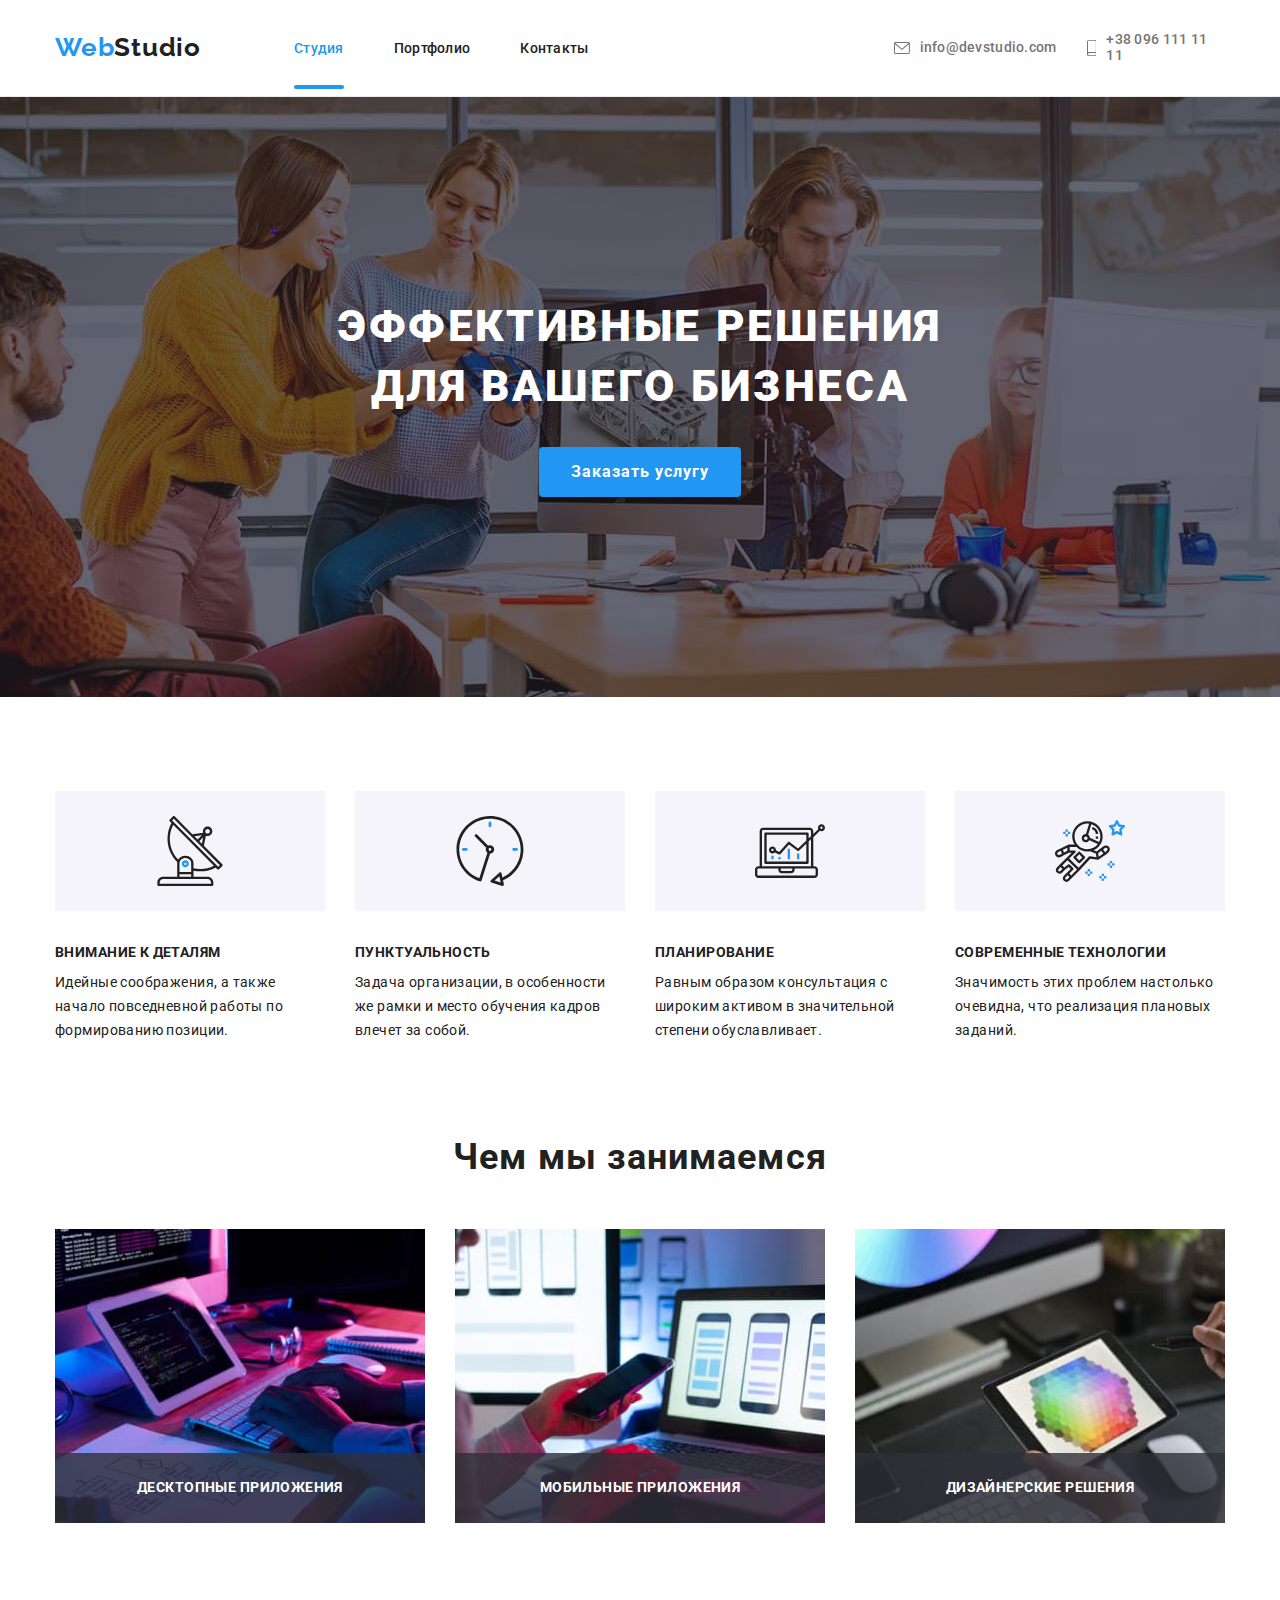
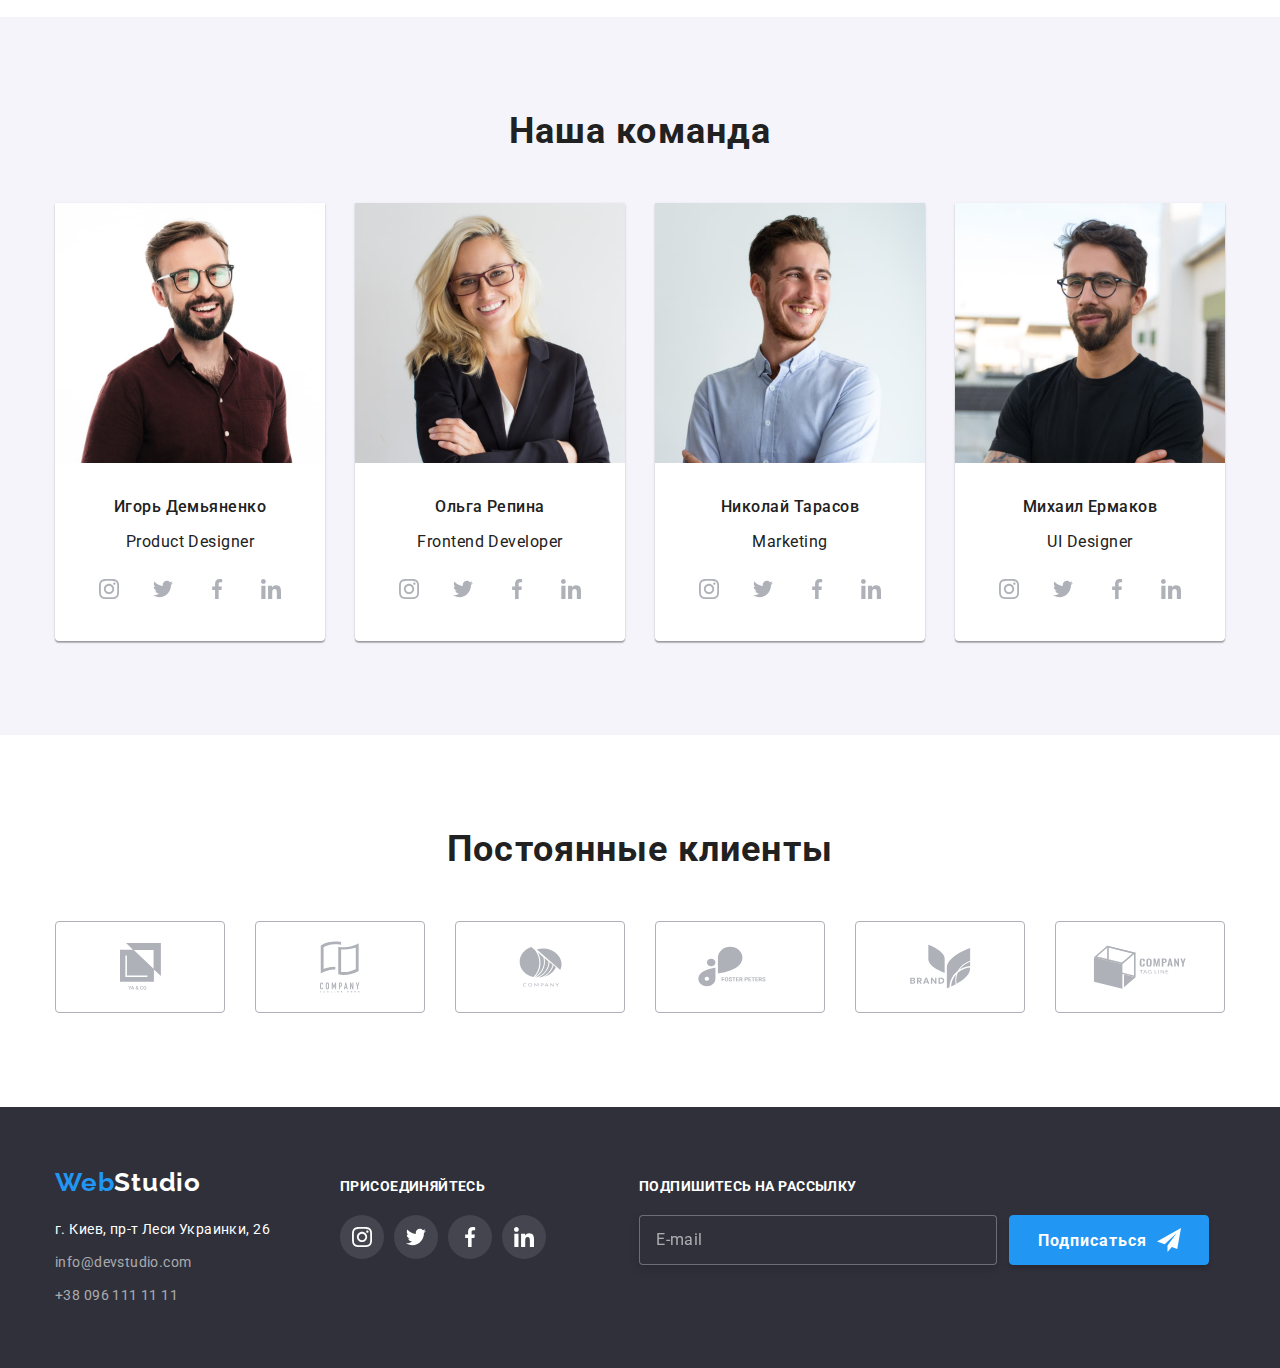
<file: index.html>
<!DOCTYPE html>
<html lang="ru">
  <head>
    <meta charset="UTF-8" />
    <meta http-equiv="X-UA-Compatible" content="IE=edge" />
    <meta name="viewport" content="width=device-width, initial-scale=1.0" />
    <title>WebStudio</title>
    <link href="https://fonts.googleapis.com/css2?family=Raleway:wght@700&family=Roboto:wght@400;500;700;900&display=swap" rel="stylesheet">
    <link href="https://cdnjs.cloudflare.com/ajax/libs/modern-normalize/1.1.0/modern-normalize.min.css" rel="stylesheet">
    <link rel="stylesheet" href="./css/main.min.css" />
  </head>
  <body>

    <!--Header-->

    <header class="header">
      <div class="conteiner conteiner--style">


      <nav class="header-nav">

        <a class="logo" href="index.html"> Web 
          <span class="logo__studio"> Studio</span></a>

        <ul class="header-nav__list">
          <li class="header-nav__item">
            <a class="header-nav__link-current" 
            href="index.html" >Студия</a></li>
          <li class="header-nav__item">
            <a class="header-nav__link" href="portfolio.html" >Портфолио</a></li>
          <li class="header-nav__item">
            <a class="header-nav__link" href="#" >Контакты</a></li>
        </ul>
      </nav>

 <!--contact-->

      <ul class="header-contact">
          <li class="header-contact__item">
          <a class="header-contact__link" href="mailto:info@devstudio.com">
          <svg class="header-contact__icon-mail" width="16px" height="12px">
            <use href="./images/icons.svg#icon-img1-1"></use>
          </svg>info@devstudio.com</a>
          </li>

          <li class="header-contact__item">
          <a class="header-contact__link" href="tel:+380961111111">
          <svg class="header-contact__icon-tel" width="10px" height="16px">
          <use href="./images/icons.svg#icon-img1-2"></use>
          </svg>+38 096 111 11 11</a>
         </li>
      </ul>

     </div>
        </header>

    <main>
      <!--Секция 1-->
      <section class="section-hero">
        <div class="hero-overlay">
        <h1 class="first-title">Эффективные решения для вашего бизнеса</h1>
        <button class="button-primary" type="button" data-modal-open>
          Заказать услугу</button>

        <div class="backdrop is-hidden" data-modal>
           <div class="modal">

            <button class="button-modal" type="button" data-modal-close>
              <svg class="button-modal__close-svg" width="11px" height="11px">
              <use href="./images/icons.svg#close-button"></use></svg></button>
          
            <h2 class="modal__header">Оставьте свои данные, мы вам перезвоним</h2>

          <!--Формы-->

            <form class="forms">

            <div class="form-modal">
               <label for="name" class="form-modal__label">Имя</label>
                 <div class="form-modal__input-svg">
                 <input type="text" class="form-modal__input-form" name="name" id="name" />
                 <svg class="form-modal__modal-svg" width="18px" height="18px">
                 <use href="./images/icons.svg#modal-person"></use>
                 </svg>
                 </div>
            </div>
          
            <div class="form-modal">
               <label for="tel" class="form-modal__label">Телефон</label>
                 <div class="form-modal__input-svg">
                 <input type="tel" class="form-modal__input-form" name="tel" id="tel" />
                 <svg class="form-modal__modal-svg" width="18px" height="18px">
                 <use href="./images/icons.svg#modal-phone"></use>
                 </svg>
                 </div>
            </div>
         
            <div class="form-modal">
               <label for="email" class="form-modal__label">Почта</label>
                 <div class="form-modal__input-svg">
                 <input type="email" class="form-modal__input-form" name="email" id="email" />
                 <svg class="form-modal__modal-svg" width="18px" height="18px">
                 <use href="./images/icons.svg#modal-email"></use>
                 </svg>
                 </div>
            </div>
          
            <div class="form-modal-comments">
              <label for="comments" class="form-modal-comments__label">Комментарий</label>
              <textarea class="form-modal-comments__text" name="comments" id="comments" rows="10" 
              placeholder="Введите текст"></textarea>
            </div>

          <div class="form-modal-terms">
            <label class="form-modal-terms__label" for="terms">
              <input class="form-modal-terms__checkbox" type="checkbox" name="checkbox" value="terms" id="terms"/>
              <span class="form-modal-terms__icon"></span>Соглашаюсь с рассылкой и принимаю 
              <a class="form-modal-terms__contract"> Условия договора</a>           
            </label>
          </div>
          
          <button class="button-primary " type="submit">Отправить</button>

          </form>
             </div>
        </div>
      </div>
      </section>

      <!--Секция 2-->
      <section class="features">
        <div class="conteiner">
        <ul class="features-list">

          <li class="features-list__item">
            <svg class="features-list__icon" width="70px" height="70px">
              <use href="./images/icons.svg#icon-img2-1"></use></svg>
            <h3 class="third-title third-title--features-section">Внимание к деталям</h3>
            <p class="features-list__text">Идейные соображения, а также начало повседневной работы по формированию позиции.</p>
          </li>

            <li class="features-list__item">
            <svg class="features-list__icon" width="70px" height="70px">
              <use href="./images/icons.svg#icon-img2-2"></use></svg>
            <h3 class="third-title third-title--features-section">Пунктуальность</h3>
            <p class="features-list__text">Задача организации, в особенности же рамки и место обучения кадров влечет за собой.
            </p>
          </li>

          <li class="features-list__item">
            <svg class="features-list__icon" width="70px" height="70px">
              <use href="./images/icons.svg#icon-img2-3"></use></svg>
            <h3 class="third-title third-title--features-section">Планирование</h3>
            <p class="features-list__text">Равным образом консультация с широким активом в значительной степени обуславливает.
            </p>
          </li>

          <li class="features-list__item">
            <svg class="features-list__icon" width="70px" height="70px">
              <use href="./images/icons.svg#icon-img2-4"></use></svg>
            <h3 class="third-title third-title--features-section">Современные технологии</h3>
            <p class="features-list__text">Значимость этих проблем настолько очевидна, что реализация плановых заданий.</p>
          </li>

        </ul>
      </div>
      </section>

      <!--Секция 3-->
      <section class="works">
        <div class="conteiner">
        <h2 class="second-title">Чем мы занимаемся</h2>

        <ul class="works__list">

          <li class="works__item">
            <img class="works__img" src="./images/img.jpg/img3.1.jpg" 
            width="370" height="294" alt="клавиатура"/>
            <div class="works__card">
              <h3 class="third-title third-title--works">Десктопные приложения</h3>
            </div>
          </li>

          <li class="works__item">
            <img  class="works__img" src="./images/img.jpg/img3.2.jpg" 
            width="370" height="294" alt="ноутбук" />
            <div class="works__card">
              <h3 class="third-title third-title--works">Мобильные приложения</h3>
            </div>
          </li>

          <li class="works__item">
            <img class="works__img" src="./images/img.jpg/img3.3.jpg" 
            width="370" height="294" alt="планшет" />
            <div class="works__card">
              <h3 class="third-title third-title--works">Дизайнерские решения</h3>
            </div>
          </li>

        </ul>
      </div>
      </section>

      <!--Секция 4-->
      <section class="team">
        <div class="conteiner">
        <h2 class="second-title second-title--team">Наша команда</h2>

        <ul class="team-list">

          <!--Карточка 1-->

          <li class="team-list__item">
            <img src="./images/img.jpg/img4.1.jpg" 
            width="270" height="260" alt="наша команда" />
            <div class="team-list__card">
            <h3 class="third-title third-title--team">Игорь Демьяненко</h3>
            <p class="team-list__text">Product Designer</p>


          <ul class="social-list">
            <li class="social-list__item">
              <a class="social-list__link" href="#">
              <svg class="instagram" width="20px" height="20px">
                <use href="./images/icons.svg#icon-img4-1"></use>
            </svg>
          </a>
            </li>
            <li class="social-list__item">
              <a class="social-list__link" href="#">
              <svg class="twitter" width="20px" height="20px">
                <use href="./images/icons.svg#icon-img4-2"></use>
            </svg>
          </a>
            </li>
            <li class="social-list__item">
              <a class="social-list__link" href="#">
              <svg class="facebook" width="20px" height="20px">
                <use href="./images/icons.svg#icon-img4-3"></use>
            </svg>
          </a>
            </li>
            <li class="social-list__item">
              <a class="social-list__link" href="#">
              <svg class="linkedin" width="20px" height="20px">
                <use href="./images/icons.svg#icon-img4-4"></use>
            </svg>
          </a>
            </li>        
          </ul>
          </div>
              </li>

               <!--Карточка 2-->

          <li class="team-list__item">
            <img src="./images/img.jpg/img4.2.jpg" 
            width="270" height="260" alt="наша команда" />
            <div class="team-list__card">
              <h3 class="third-title third-title--team">Ольга Репина</h3>
            <p class="team-list__text">Frontend Developer</p>

            <ul class="social-list">

              <li class="social-list__item">
                <a class="social-list__link" href="#">
                <svg class="instagram" 
                width="20px" height="20px">
                <use href="./images/icons.svg#icon-img4-1"></use>
              </svg>
            </a>
              </li>

              <li class="social-list__item">
                <a class="social-list__link" href="#">
                <svg class="twitter" 
                width="20px" height="20px">
                <use href="./images/icons.svg#icon-img4-2"></use>
              </svg>
            </a>
              </li>

              <li class="social-list__item">
                <a class="social-list__link" href="#">
                <svg class="facebook" 
                width="20px" height="20px">
                <use href="./images/icons.svg#icon-img4-3"></use>
              </svg>
            </a>
              </li>

              <li class="social-list__item">
                <a class="social-list__link" href="#">
                <svg class="linkedin" 
                width="20px" height="20px">
                <use href="./images/icons.svg#icon-img4-4"></use>
              </svg>
            </a>
              </li>        
            </ul>
          </div>
          </li>

          <!--Карточка 3-->

          <li class="team-list__item">
            <img src="./images/img.jpg/img4.3.jpg" 
            width="270" height="260" alt="наша команда" />
            <div class="team-list__card">
              <h3 class="third-title third-title--team">Николай Тарасов</h3>
            <p class="team-list__text">Marketing</p>
            
            <ul class="social-list">

              <li class="social-list__item">
                <a class="social-list__link" href="#">
                <svg class="instagram" 
                width="20px" height="20px">
                <use href="./images/icons.svg#icon-img4-1"></use>
              </svg>
            </a>
              </li>
              <li class="social-list__item">
                <a class="social-list__link" href="#">
                <svg class="twitter" 
                width="20px" height="20px">
                <use href="./images/icons.svg#icon-img4-2"></use>
              </svg>
            </a>
              </li>

              <li class="social-list__item">
                <a class="social-list__link" href="#">
                <svg class="facebook" 
                width="20px" height="20px">
                <use href="./images/icons.svg#icon-img4-3"></use>
              </svg>
            </a>
              </li>
              <li class="social-list__item">
                <a class="social-list__link" href="#">
                <svg class="linkedin" 
                width="20px" height="20px">
                <use href="./images/icons.svg#icon-img4-4"></use>
              </svg>
            </a>
              </li>        
            </ul>
          </div>
          </li>

          <!--Карточка 4-->

          <li class="team-list__item">
            <img src="./images/img.jpg/img4.4.jpg" 
            width="270" height="260" alt="наша команда" />
            <div class="team-list__card">
              <h3 class="third-title third-title--team">Михаил Ермаков</h3>
            <p class="team-list__text">UI Designer</p>

            <ul class="social-list">

              <li class="social-list__item">
                <a class="social-list__link" href="#">
                <svg class="instagram" width="20px" height="20px"><use href="./images/icons.svg#icon-img4-1"></use>
              </svg></a>
              </li>
              <li class="social-list__item">
                <a class="social-list__link" href="#">
                <svg class="twitter" width="20px" height="20px"><use href="./images/icons.svg#icon-img4-2"></use>
              </svg></a>
              </li>
              <li class="social-list__item">
                <a class="social-list__link" href="#">
                <svg class="facebook" width="20px" height="20px"><use href="./images/icons.svg#icon-img4-3"></use>
              </svg></a>
              </li>
              <li class="social-list__item">
                <a class="social-list__link" href="#">
                <svg class="linkedin" width="20px" height="20px"><use href="./images/icons.svg#icon-img4-4"></use>
              </svg></a>
              </li>        
            </ul>
          </div>
          </li>
          </ul>
      </div>
      </section>

       <!--Клиенты-->
      <section class="clients">
        <div class="conteiner">
          <h2 class="second-title">Постоянные клиенты</h2>

        <ul class="clients-list">

          <li class="clients-list__item">
            <a class="clients-list__link" href="#">
            <svg width="41px" height="47px">
              <use href="./images/icons.svg#icon-img5-1"></use>
          </svg>
        </a>
        </li>

        <li class="clients-list__item">
          <a class="clients-list__link" href="#">
          <svg width="40px" height="52px">
            <use href="./images/icons.svg#icon-img5-2"></use>
        </svg>
      </a>
      </li>

      <li class="clients-list__item">
        <a class="clients-list__link" href="#">
        <svg width="43px" height="41px">
          <use href="./images/icons.svg#icon-img5-3"></use>
      </svg>
    </a>
     </li>

      <li class="clients-list__item">
        <a class="clients-list__link" href="#">
        <svg width="84px" height="41px">
          <use href="./images/icons.svg#icon-img5-4"></use>
      </svg>
    </a>
     </li>

     <li class="clients-list__item">
      <a class="clients-list__link" href="#">
            <svg width="63px" height="45px">
              <use href="./images/icons.svg#icon-img5-5"></use>
          </svg>
        </a>
        </li>

        <li class="clients-list__item">
          <a class="clients-list__link" href="#">
          <svg width="94px" height="44px">
            <use href="./images/icons.svg#icon-img5-6"></use>
        </svg>
      </a>
      </li>        
        </ul>
      </div>

      </section>
    </main>

<!--FOOTER-->

    <footer class="footer">
      <div class="conteiner conteiner--style">
        <div class="address-footer">

          <a class="logo logo--footer-style " href="index.html"> Web 
            <span class="logo__studio logo__studio--color"> Studio</span></a>

          <address class="footer-address">
          <ul class="footer-address__list ">
            <li class="footer-address_item"><a class="footer-address__link footer-address__link--color" href="https://goo.gl/maps/BAiZA4kNi6hHFdR76" target="_blank" rel="noopener noreferer">г. Киев, пр-т Леси Украинки, 26</a></li>
            <li class="footer-address_item"><a class="footer-address__link" href="mailto:info@devstudio.com">info@devstudio.com</a></li>
            <li class="footer-address_item"><a class="footer-address__link" href="tel:+380961111111">+38 096 111 11 11</a></li>
          </ul>
        </address>
      </div>

<!--Social icons footer-->

          <div class="social-footer">

          <h3 class="third-title third-title--footer">присоединяйтесь</h3>

          <ul class="social-list social-list--footer">
            <li class="social-list__item ">
              <a class="social-list__link social-list__link--footer-color" href="#">
              <svg class="instagram" width="20px" height="20px">
                <use href="./images/icons.svg#icon-img4-1"></use>
            </svg>
          </a>
            </li>

            <li class="social-list__item">
              <a class="social-list__link social-list__link--footer-color" href="#">
              <svg class="twitter" width="20px" height="20px">
                <use href="./images/icons.svg#icon-img4-2"></use>
            </svg>
          </a>
            </li>

            <li class="social-list__item">
              <a class="social-list__link social-list__link--footer-color" href="#">
              <svg class="facebook" width="20px" height="20px">
                <use href="./images/icons.svg#icon-img4-3"></use>
            </svg>
          </a>
            </li>
            <li class="social-list__item">
              <a class="social-list__link social-list__link--footer-color" href="#">
              <svg class="linkedin" width="20px" height="20px">
                <use href="./images/icons.svg#icon-img4-4"></use>
            </svg>
          </a>
            </li>        
          </ul>
        </div>

<!--Footer form-->

<div>
  <h3 class="third-title third-title--footer">Подпишитесь на рассылку</h3>

  <form class="form-footer">
    <label for="form-footer__label"></label>
    <input class="form-footer__input" type="email" name="email" id="email-label" 
    placeholder="E-mail"/>

    <button class="button-primary button-primary--footer" type="submit" >Подписаться
      <svg class="button-primary__submit-footer" width="24px" height="24px">
      <use href="./images/icons.svg#icon-icon-send-1"></use>
          </svg>
        </button>
      </form>

</div>


  </div>
   
    </footer>
    <script src="./js/modal.js"></script>
  </body>
</html>
</file>
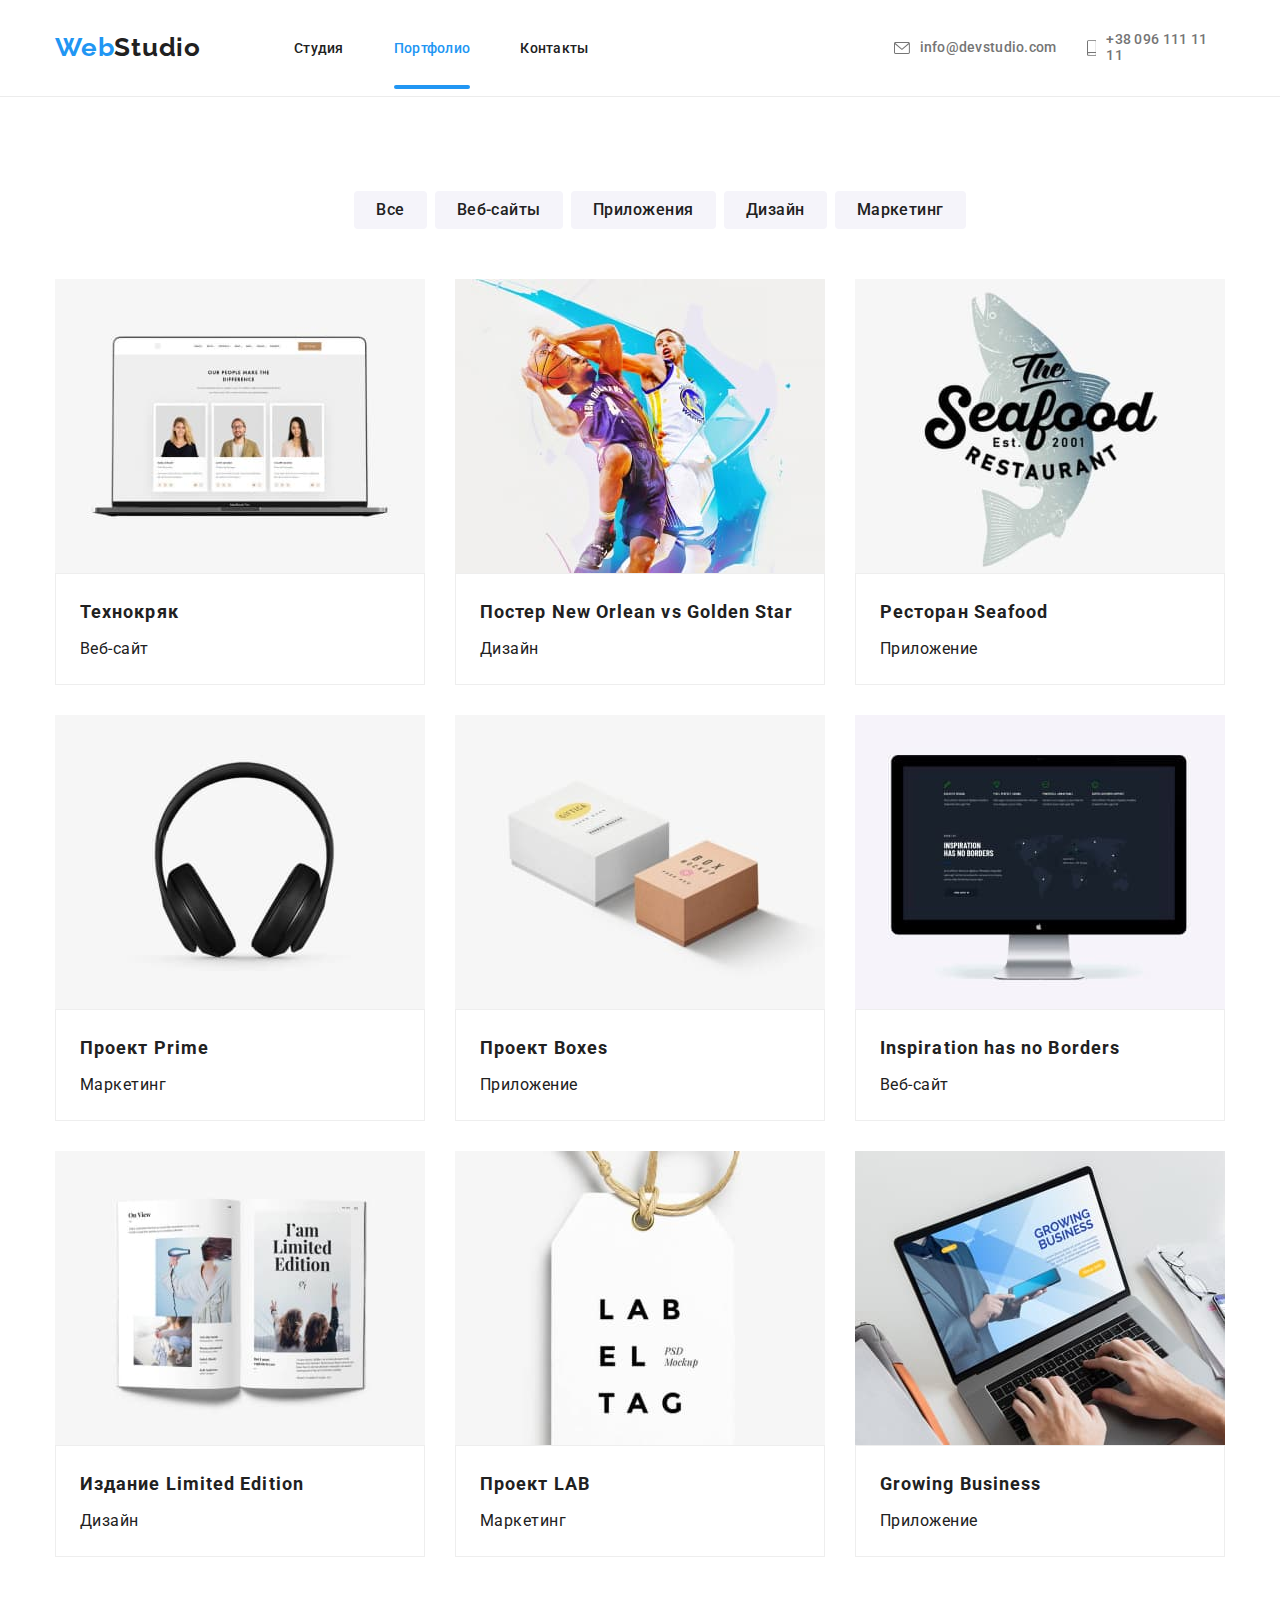
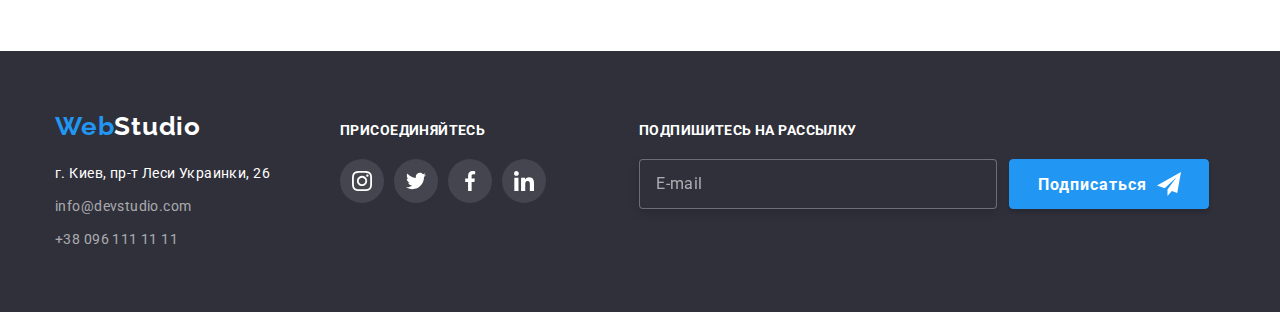
<file: portfolio.html>
<!DOCTYPE html>
<html lang="ru">
  <head>
    <meta charset="UTF-8" />
    <meta http-equiv="X-UA-Compatible" content="IE=edge" />
    <meta name="viewport" content="width=device-width, initial-scale=1.0" />
    <title>Portfolio</title>
    <link href="https://fonts.googleapis.com/css2?family=Raleway:wght@700&family=Roboto:wght@400;500;700;900&display=swap" rel="stylesheet">
    <link href="https://cdnjs.cloudflare.com/ajax/libs/modern-normalize/1.1.0/modern-normalize.min.css" rel="stylesheet">
    <link rel="stylesheet" href="./css/main.min.css">
  </head>
  <body>
    <!--Header-->

    <header class="header">
      <div class="conteiner conteiner--style">


      <nav class="header-nav">

        <a class="logo" href="index.html"> Web 
          <span class="logo__studio"> Studio</span></a>

        <ul class="header-nav__list">
          <li class="header-nav__item">
            <a class="header-nav__link" 
            href="index.html" >Студия</a></li>
          <li class="header-nav__item">
            <a class="header-nav__link-current" href="portfolio.html" >Портфолио</a></li>
          <li class="header-nav__item">
            <a class="header-nav__link" href="#" >Контакты</a></li>
        </ul>
      </nav>

 <!--contact-->

      <ul class="header-contact">
          <li class="header-contact__item">
          <a class="header-contact__link" href="mailto:info@devstudio.com">
          <svg class="header-contact__icon-mail" width="16px" height="12px">
            <use href="./images/icons.svg#icon-img1-1"></use>
          </svg>info@devstudio.com</a>
          </li>

          <li class="header-contact__item">
          <a class="header-contact__link" href="tel:+380961111111">
          <svg class="header-contact__icon-tel" width="10px" height="16px">
          <use href="./images/icons.svg#icon-img1-2"></use>
          </svg>+38 096 111 11 11</a>
         </li>
      </ul>

     </div>
        </header>
    <main>
    <!--Секция 5-->
    <section class="portfolio-section">
    <div class="conteiner">
        <ul class="navigation-portfolio">
            <li class="navigation-portfolio__item"><button class="button-second" type="button">Все</button></li>
            <li class="navigation-portfolio__item"><button class="button-second" type="button">Веб-сайты</button></li>
            <li class="navigation-portfolio__item"><button class="button-second" type="button">Приложения</button></li>
            <li class="navigation-portfolio__item"><button class="button-second" type="button">Дизайн</button></li>
            <li class="navigation-portfolio__item"><button class="button-second" type="button">Маркетинг</button></li>
        </ul>
          <h1 hidden>Наши работы</h1>
          <h2 hidden>Наши работы</h2>

        <ul class="works-portfolio">

            <li class="works-portfolio__item">
              <div class="thumb-card">
              <img class="thumb-card__img" src="./images/img.jpg/img5.1.jpg" 
              width="370" height="294" alt="Технокряк">
              <div class="thumb">
                <p class="thumb__text">Ресурс предлагает комплексные предложения с разным уровнем функционала и сервисов. Все это позволит посетителю получить исчерпывающие сведения о компании или частном лице.</p>
              </div>
            </div>

             <div class="portfolio-card">
              <h3 class="third-title third-title--portfolio-card">Технокряк</h3>
                <p class="portfolio-card__text">Веб-сайт</p>
              </div>
            </li>


            <li class="works-portfolio__item">
              <div class="thumb-card">
              <img class="thumb-card__img" src="./images/img.jpg/img5.2.jpg" 
              width="370" height="294" alt="Постер New Orlean vs Golden Star">
              <div class="thumb">
                <p class="thumb__text">Ресурс предлагает комплексные предложения с разным уровнем функционала и сервисов. Все это позволит посетителю получить исчерпывающие сведения о компании или частном лице.</p>
              </div>
            </div>
              <div class="portfolio-card">
                <h3 class="third-title third-title--portfolio-card">Постер New Orlean vs Golden Star</h3>
                 <p class="portfolio-card__text">Дизайн</p>
                </div>
                </li>

            <li class="works-portfolio__item">
              <div class="thumb-card">
              <img class="thumb-card__img" src="./images/img.jpg/img5.3.jpg" 
              width="370" height="294" alt="Ресторан Seafood">
              <div class="thumb">
                <p class="thumb__text">Ресурс предлагает комплексные предложения с разным уровнем функционала и сервисов. Все это позволит посетителю получить исчерпывающие сведения о компании или частном лице.</p>
              </div>
            </div>
              <div class="portfolio-card">
                <h3 class="third-title third-title--portfolio-card">Ресторан Seafood</h3>
                  <p class="portfolio-card__text">Приложение</p>
                </div>
                </li>

            <li class="works-portfolio__item">
              <div class="thumb-card">
              <img class="thumb-card__img" src="./images/img.jpg/img5.4.jpg" 
              width="370" height="294" alt="Проект Prime">
              <div class="thumb">
                <p class="thumb__text">Ресурс предлагает комплексные предложения с разным уровнем функционала и сервисов. Все это позволит посетителю получить исчерпывающие сведения о компании или частном лице.</p>
              </div>
            </div>
              <div class="portfolio-card">
                <h3 class="third-title third-title--portfolio-card">Проект Prime</h3>
                  <p class="portfolio-card__text">Маркетинг</p>
                </div>
                </li>

            <li class="works-portfolio__item">
              <div class="thumb-card">
              <img class="thumb-card__img" src="./images/img.jpg/img5.5.jpg" 
              width="370" height="294" alt="Проект Boxes">
              <div class="thumb">
                <p class="thumb__text">Ресурс предлагает комплексные предложения с разным уровнем функционала и сервисов. Все это позволит посетителю получить исчерпывающие сведения о компании или частном лице.</p>
              </div>
            </div>
              <div class="portfolio-card">
                <h3 class="third-title third-title--portfolio-card">Проект Boxes</h3>
                  <p class="portfolio-card__text">Приложение</p>
                </div>
                </li>


            <li class="works-portfolio__item">
              <div class="thumb-card">
              <img class="thumb-card__img" src="./images/img.jpg/img5.6.jpg" 
              width="370" height="294" alt="Inspiration has no Borders">
              <div class="thumb">
                <p class="thumb__text">Ресурс предлагает комплексные предложения с разным уровнем функционала и сервисов. Все это позволит посетителю получить исчерпывающие сведения о компании или частном лице.</p>
              </div>
            </div>  
              <div class="portfolio-card">
                <h3 class="third-title third-title--portfolio-card">Inspiration has no Borders</h3>
                  <p class="portfolio-card__text">Веб-сайт</p>
                </div>
                </li>

            <li class="works-portfolio__item">
              <div class="thumb-card">
              <img class="thumb-card__img" src="./images/img.jpg/img5.7.jpg" 
              width="370" height="294" alt="Издание Limited Edition">
              <div class="thumb">
                <p class="thumb__text">Ресурс предлагает комплексные предложения с разным уровнем функционала и сервисов. Все это позволит посетителю получить исчерпывающие сведения о компании или частном лице.</p>
              </div>
            </div>  
              <div class="portfolio-card">
                <h3 class="third-title third-title--portfolio-card">Издание Limited Edition</h3>
                  <p class="portfolio-card__text">Дизайн</p>
                </div>
                </li>

            <li class="works-portfolio__item">
              <div class="thumb-card">
              <img class="thumb-card__img" src="./images/img.jpg/img5.8.jpg" 
              width="370" height="294" alt="Проект LAB">
              <div class="thumb">
                <p class="thumb__text">Ресурс предлагает комплексные предложения с разным уровнем функционала и сервисов. Все это позволит посетителю получить исчерпывающие сведения о компании или частном лице.</p>
              </div>
            </div>
              <div class="portfolio-card">
                <h3 class="third-title third-title--portfolio-card">Проект LAB</h3>
                  <p class="portfolio-card__text">Маркетинг</p>
                </div>
                </li>

            <li class="works-portfolio__item">
              <div class="thumb-card">
              <img class="thumb-card__img" src="./images/img.jpg/img5.9.jpg" 
              width="370" height="294" alt="Growing Business">
              <div class="thumb">
                <p class="thumb__text">Ресурс предлагает комплексные предложения с разным уровнем функционала и сервисов. Все это позволит посетителю получить исчерпывающие сведения о компании или частном лице.</p>
              </div>
            </div>  
              <div class="portfolio-card">
                <h3 class="third-title third-title--portfolio-card">Growing Business</h3>
                  <p class="portfolio-card__text">Приложение</p>
                </div>
                </li>      
        </ul>
    </div>
  </section>
  </main>

  <footer class="footer">
    <div class="conteiner conteiner--style">
      <div class="address-footer">

        <a class="logo logo--footer-style " href="index.html"> Web 
          <span class="logo__studio logo__studio--color"> Studio</span></a>

        <address class="footer-address">
        <ul class="footer-address__list ">
          <li class="footer-address_item"><a class="footer-address__link footer-address__link--color" href="https://goo.gl/maps/BAiZA4kNi6hHFdR76" target="_blank" rel="noopener noreferer">г. Киев, пр-т Леси Украинки, 26</a></li>
          <li class="footer-address_item"><a class="footer-address__link" href="mailto:info@devstudio.com">info@devstudio.com</a></li>
          <li class="footer-address_item"><a class="footer-address__link" href="tel:+380961111111">+38 096 111 11 11</a></li>
        </ul>
      </address>
    </div>

<!--Social icons footer-->

        <div class="social-footer">

        <h3 class="third-title third-title--footer">присоединяйтесь</h3>

        <ul class="social-list social-list--footer">
          <li class="social-list__item ">
            <a class="social-list__link social-list__link--footer-color" href="#">
            <svg class="instagram" width="20px" height="20px">
              <use href="./images/icons.svg#icon-img4-1"></use>
          </svg>
        </a>
          </li>

          <li class="social-list__item">
            <a class="social-list__link social-list__link--footer-color" href="#">
            <svg class="twitter" width="20px" height="20px">
              <use href="./images/icons.svg#icon-img4-2"></use>
          </svg>
        </a>
          </li>

          <li class="social-list__item">
            <a class="social-list__link social-list__link--footer-color" href="#">
            <svg class="facebook" width="20px" height="20px">
              <use href="./images/icons.svg#icon-img4-3"></use>
          </svg>
        </a>
          </li>
          <li class="social-list__item">
            <a class="social-list__link social-list__link--footer-color" href="#">
            <svg class="linkedin" width="20px" height="20px">
              <use href="./images/icons.svg#icon-img4-4"></use>
          </svg>
        </a>
          </li>        
        </ul>
      </div>

<!--Footer form-->

<div>
<h3 class="third-title third-title--footer">Подпишитесь на рассылку</h3>

<form class="form-footer">
  <label for="form-footer__label"></label>
  <input class="form-footer__input" type="email" name="email" id="email-label" 
  placeholder="E-mail"/>

  <button class="button-primary button-primary--footer" type="submit" >Подписаться
    <svg class="button-primary__submit-footer" width="24px" height="24px">
    <use href="./images/icons.svg#icon-icon-send-1"></use>
        </svg>
      </button>
    </form>
</div>
</div>
 
  </footer>

  </body>
</html>
</file>
<file: css/main.min.css>
:root{--blue-color: #2196f3;--black-color: #212121;--white-color: #ffffff;--text-color: #757575;--header-color: rgba(255, 255, 255, 0.6);--bg-color-first: #2f303a;--bg-color-second: #f5f4fa}body{color:var(--black-color);background-color:var(--white-color);font-family:Roboto,sans-serif;font-style:normal;margin:0}.conteiner{margin-left:auto;margin-right:auto;padding-left:15px;padding-right:15px;width:1200px;margin-top:0px}.second-title{margin-top:0px;margin-bottom:50px;margin-left:auto;margin-right:auto;min-width:376px;font-weight:700;font-size:36px;line-height:1.16;letter-spacing:.03em;text-align:center}.third-title{font-weight:700;font-size:14px;line-height:1.14;letter-spacing:.03em}.logo{font-family:Raleway,sans-serif;font-style:normal;font-weight:700;font-size:26px;line-height:1.19;letter-spacing:.03em;text-decoration:none;margin-right:93px;padding-top:24px;padding-bottom:24px;color:var(--blue-color);display:-webkit-box;display:-ms-flexbox;display:flex}.logo__studio{color:var(--black-color)}.backdrop{position:fixed;z-index:3;top:0;left:0;width:100%;height:100%;background-color:rgba(0,0,0,.2);-webkit-transition:250ms cubic-bezier(0.4, 0, 0.2, 1);transition:250ms cubic-bezier(0.4, 0, 0.2, 1)}.backdrop.is-hidden{opacity:0;pointer-events:none;visibility:hidden;-webkit-transition:250ms cubic-bezier(0.4, 0, 0.2, 1);transition:250ms cubic-bezier(0.4, 0, 0.2, 1)}.backdrop.is-hidden .modal{-webkit-transform:translate(-50%, -50%) scale(0.9);transform:translate(-50%, -50%) scale(0.9);-webkit-transition:250ms cubic-bezier(0.4, 0, 0.2, 1);transition:250ms cubic-bezier(0.4, 0, 0.2, 1)}.button-primary{border-radius:4px;-webkit-box-shadow:0px 4px 4px rgba(0,0,0,.15);box-shadow:0px 4px 4px rgba(0,0,0,.15);padding:10px 32px;border:1px rgba(0,0,0,0);min-width:200px;text-align:center;-webkit-transition:250ms cubic-bezier(0.4, 0, 0.2, 1);transition:250ms cubic-bezier(0.4, 0, 0.2, 1);font-family:Roboto,sans-serif;font-style:normal;cursor:pointer;color:var(--white-color);background-color:var(--blue-color);font-weight:700;font-size:16px;line-height:1.88;letter-spacing:.06em}.button-primary:hover,.button-primary:focus{color:var(--black-color);background-color:var(--bg-color-second);-webkit-transition:250ms cubic-bezier(0.4, 0, 0.2, 1);transition:250ms cubic-bezier(0.4, 0, 0.2, 1)}.button-second{border-radius:4px;padding:6px 22px;border:1px rgba(0,0,0,0);text-align:center;-webkit-transition:250ms cubic-bezier(0.4, 0, 0.2, 1);transition:250ms cubic-bezier(0.4, 0, 0.2, 1);color:var(--black-color);background-color:var(--bg-color-second);font-family:Roboto,sans-serif;font-style:normal;font-weight:500;font-size:16px;line-height:1.63;letter-spacing:.03em}.button-second:hover,.button-second:focus{color:var(--white-color);background-color:var(--blue-color);-webkit-box-shadow:0px 3px 1px rgba(0,0,0,.1),0px 1px 2px rgba(0,0,0,.08),0px 2px 2px rgba(0,0,0,.12);box-shadow:0px 3px 1px rgba(0,0,0,.1),0px 1px 2px rgba(0,0,0,.08),0px 2px 2px rgba(0,0,0,.12);-webkit-transition:250ms cubic-bezier(0.4, 0, 0.2, 1);transition:250ms cubic-bezier(0.4, 0, 0.2, 1)}.social-list{display:-webkit-box;display:-ms-flexbox;display:flex;text-decoration:none;list-style:none;padding-left:32px;padding-right:32px}.social-list__item:not(:last-child){margin-right:10px}.instagram,.twitter,.facebook,.linkedin{display:-webkit-box;display:-ms-flexbox;display:flex;width:20px;height:20px}.social-list__link{display:-webkit-box;display:-ms-flexbox;display:flex;width:44px;height:44px;border-radius:50%;-webkit-box-align:center;-ms-flex-align:center;align-items:center;-webkit-box-pack:center;-ms-flex-pack:center;justify-content:center;fill:#afb1b8}.social-list__link:hover,.social-list__link:focus{background-color:var(--blue-color);fill:var(--white-color);-webkit-transition:250ms cubic-bezier(0.4, 0, 0.2, 1);transition:250ms cubic-bezier(0.4, 0, 0.2, 1)}.social-list__link{-webkit-transition:250ms cubic-bezier(0.4, 0, 0.2, 1);transition:250ms cubic-bezier(0.4, 0, 0.2, 1)}.footer{background-color:var(--bg-color-first);padding-top:60px;padding-bottom:60px}.logo__studio--color{color:var(--white-color)}.address-footer{margin-right:70px}.footer-address__list{list-style:none;padding-left:0px;margin-top:0px;margin-bottom:0px}.logo--footer-style{padding-top:0px;padding-bottom:0px;margin-bottom:20px;margin-right:0px}.footer-address{font-weight:400;font-size:14px;line-height:1.71;letter-spacing:.03em;font-style:normal}.footer-address__link{color:rgba(255,255,255,.6);font-weight:400;font-size:14px;line-height:1.71;letter-spacing:.03em;font-style:normal;display:inline-block;text-decoration:none;-webkit-transition:250ms cubic-bezier(0.4, 0, 0.2, 1);transition:250ms cubic-bezier(0.4, 0, 0.2, 1)}.footer-address_item:not(:last-child){margin-bottom:9px}.footer .conteiner{-webkit-box-align:baseline;-ms-flex-align:baseline;align-items:baseline}.third-title--footer{text-transform:uppercase;color:var(--white-color);margin-bottom:20px;margin-top:0px}.social-footer{min-width:206px}.social-list__link--footer-color{background-color:rgba(255,255,255,.1);fill:var(--white-color)}.social-list__item--footer-style:not(:last-child){margin-right:10px}.social-list--footer{margin-top:0px;margin-bottom:0px;margin-right:93px;padding-right:0px;padding-left:0px}.social-list__link--footer-color{fill:var(--white-color)}.footer-address__link--color{color:var(--white-color)}.form-footer{display:-webkit-box;display:-ms-flexbox;display:flex}.form-footer__input{width:358px;height:50px;margin-right:12px;border:1px solid rgba(255,255,255,.3);-webkit-filter:drop-shadow(0px 4px 4px rgba(0, 0, 0, 0.15));filter:drop-shadow(0px 4px 4px rgba(0, 0, 0, 0.15));border-radius:4px;background-color:var(--bg-color-first);color:var(--white-color);padding:15px 16px;outline:none}.form-footer__input::-webkit-input-placeholder{font-style:normal;font-weight:400;font-size:16px;line-height:1.25;display:-webkit-box;display:flex;-webkit-box-align:center;align-items:center;letter-spacing:.03em;color:rgba(255,255,255,.6)}.form-footer__input::-moz-placeholder{font-style:normal;font-weight:400;font-size:16px;line-height:1.25;display:flex;align-items:center;letter-spacing:.03em;color:rgba(255,255,255,.6)}.form-footer__input:-ms-input-placeholder{font-style:normal;font-weight:400;font-size:16px;line-height:1.25;display:-ms-flexbox;display:flex;-ms-flex-align:center;align-items:center;letter-spacing:.03em;color:rgba(255,255,255,.6)}.form-footer__input::-ms-input-placeholder{font-style:normal;font-weight:400;font-size:16px;line-height:1.25;display:-ms-flexbox;display:flex;-ms-flex-align:center;align-items:center;letter-spacing:.03em;color:rgba(255,255,255,.6)}.form-footer__input::placeholder{font-style:normal;font-weight:400;font-size:16px;line-height:1.25;display:-webkit-box;display:-ms-flexbox;display:flex;-webkit-box-align:center;-ms-flex-align:center;align-items:center;letter-spacing:.03em;color:rgba(255,255,255,.6)}.button-primary--footer{padding:10px 28px;height:50px;border:1px solid var(--blue-color);position:relative;text-align:left}.button-primary__submit-footer{margin-left:10px;top:50%;position:absolute;display:inline-block;-webkit-transform:translateY(-50%);transform:translateY(-50%);-webkit-box-align:center;-ms-flex-align:center;align-items:center;-webkit-box-pack:center;-ms-flex-pack:center;justify-content:center}.header{border-bottom:1px solid #ececec;display:-webkit-box;display:-ms-flexbox;display:flex}.conteiner--style{display:-webkit-box;display:-ms-flexbox;display:flex}.header-nav{display:-webkit-box;display:-ms-flexbox;display:flex;-webkit-box-align:center;-ms-flex-align:center;align-items:center}.header-nav__list{margin:0px 305px 0px 0px;display:-webkit-box;display:-ms-flexbox;display:flex;list-style:none;padding-left:0px}.header-nav__item:not(:last-child){margin-right:50px}.header-nav__link,.header-nav__link-current{color:var(--black-color);font-weight:500;font-size:14px;line-height:1.14;letter-spacing:.02em;text-decoration:none;list-style:none}.header-nav__link:hover,.header-nav__link:focus,.header-nav__link-current:hover,.header-nav__link-current:focus{color:var(--blue-color);-webkit-transition:250ms cubic-bezier(0.4, 0, 0.2, 1);transition:250ms cubic-bezier(0.4, 0, 0.2, 1)}.header-nav__item{padding-top:32px;padding-bottom:32px;-webkit-transition:250ms cubic-bezier(0.4, 0, 0.2, 1);transition:250ms cubic-bezier(0.4, 0, 0.2, 1);display:block;position:relative}.header-contact{display:-webkit-box;display:-ms-flexbox;display:flex;padding-left:0px;margin-top:0px;margin-bottom:0px}.header-contact__item{padding-top:32px;padding-bottom:32px;display:-webkit-box;display:-ms-flexbox;display:flex;-webkit-box-align:center;-ms-flex-align:center;align-items:center;-webkit-box-pack:center;-ms-flex-pack:center;justify-content:center}.header-contact__link{color:var(--text-color);font-weight:500;font-size:14px;line-height:1.14;letter-spacing:.02em;text-decoration:none;list-style:none;display:-webkit-box;display:-ms-flexbox;display:flex;-webkit-box-align:center;-ms-flex-align:center;align-items:center;-webkit-box-pack:center;-ms-flex-pack:center;justify-content:center;fill:var(--text-color);-webkit-transition:250ms cubic-bezier(0.4, 0, 0.2, 1);transition:250ms cubic-bezier(0.4, 0, 0.2, 1)}.header-contact__item:not(:last-child){margin-right:30px}.header-contact__icon-mail{width:16px;height:12px;margin-right:10px}.header-contact__icon-tel{width:10px;height:16px;margin-right:10px}.header-contact__link:hover,.header-contact__link:focus{color:var(--blue-color);fill:var(--blue-color);-webkit-transition:250ms cubic-bezier(0.4, 0, 0.2, 1);transition:250ms cubic-bezier(0.4, 0, 0.2, 1)}.modal{position:absolute;top:50%;left:50%;-webkit-transform:translate(-50%, -50%) scale(1);transform:translate(-50%, -50%) scale(1);-webkit-transition:250ms cubic-bezier(0.4, 0, 0.2, 1);transition:250ms cubic-bezier(0.4, 0, 0.2, 1);min-width:528px;min-height:581px;background-color:var(--white-color);-webkit-box-shadow:0px 1px 3px rgba(0,0,0,.12),0px 1px 1px rgba(0,0,0,.14),0px 2px 1px rgba(0,0,0,.2);box-shadow:0px 1px 3px rgba(0,0,0,.12),0px 1px 1px rgba(0,0,0,.14),0px 2px 1px rgba(0,0,0,.2);border-radius:4px}.button-modal{width:30px;height:30px;border-radius:50%;background-color:var(--white-color);cursor:pointer;border:1px solid rgba(0,0,0,.1);top:8px;right:8px;position:absolute}.modal__header{font-weight:700;font-size:20px;line-height:1.15;text-align:center;letter-spacing:.03em;margin-top:40px;margin-bottom:12px}.button-modal__close-svg:focus,.button-modal__close-svg:hover{fill:var(--blue-color)}.forms{width:448px;margin-left:auto;margin-right:auto}.form-modal,.form-modal__input-svg,.form-modal-comments{display:-webkit-box;display:-ms-flexbox;display:flex;-webkit-box-orient:vertical;-webkit-box-direction:normal;-ms-flex-direction:column;flex-direction:column;position:relative}.form-modal__input-form{outline:0;border:1px solid rgba(33,33,33,.2);border-radius:4px;padding:12px 42px;height:40px}.form-modal__modal-svg{position:absolute;outline:0;left:12px;top:50%;-webkit-transform:translateY(-50%);transform:translateY(-50%)}.form-modal__input-svg{position:relative;margin-bottom:10px}.form-modal input:focus,.form-modal-comments:focus{border:1px solid var(--blue-color);-webkit-transition:250ms cubic-bezier(0.4, 0, 0.2, 1);transition:250ms cubic-bezier(0.4, 0, 0.2, 1)}.form-modal input:focus+.form-modal__modal-svg{fill:var(--blue-color);-webkit-transition:250ms cubic-bezier(0.4, 0, 0.2, 1);transition:250ms cubic-bezier(0.4, 0, 0.2, 1)}.form-modal__label,.form-modal-comments__label{text-align:left;margin-bottom:4px;font-family:"Roboto";font-style:normal;font-weight:400;font-size:12px;line-height:1.17;letter-spacing:.01em;color:var(--text-color)}.form-modal-comments__text::-webkit-input-placeholder{font-family:"Roboto";font-style:normal;font-weight:400;font-size:12px;line-height:1.17;letter-spacing:.01em;color:rgba(117,117,117,.5);top:0px;left:0px}.form-modal-comments__text::-moz-placeholder{font-family:"Roboto";font-style:normal;font-weight:400;font-size:12px;line-height:1.17;letter-spacing:.01em;color:rgba(117,117,117,.5);top:0px;left:0px}.form-modal-comments__text:-ms-input-placeholder{font-family:"Roboto";font-style:normal;font-weight:400;font-size:12px;line-height:1.17;letter-spacing:.01em;color:rgba(117,117,117,.5);top:0px;left:0px}.form-modal-comments__text::-ms-input-placeholder{font-family:"Roboto";font-style:normal;font-weight:400;font-size:12px;line-height:1.17;letter-spacing:.01em;color:rgba(117,117,117,.5);top:0px;left:0px}.form-modal-comments__text::placeholder{font-family:"Roboto";font-style:normal;font-weight:400;font-size:12px;line-height:1.17;letter-spacing:.01em;color:rgba(117,117,117,.5);top:0px;left:0px}.form-modal-comments__text{resize:none;border:1px solid rgba(33,33,33,.2);border-radius:4px;padding:12px 16px;height:120px;margin-bottom:20px}.form-modal-comments__text:focus{outline:0;border:1px solid var(--blue-color);-webkit-transition:250ms cubic-bezier(0.4, 0, 0.2, 1);transition:250ms cubic-bezier(0.4, 0, 0.2, 1)}.form-modal-terms{font-family:"Roboto";font-style:normal;font-weight:400;font-size:14px;line-height:1.71;letter-spacing:.03em;color:var(--text-color);margin-bottom:30px;display:-webkit-box;display:-ms-flexbox;display:flex;-webkit-box-pack:center;-ms-flex-pack:center;justify-content:center;-webkit-box-align:center;-ms-flex-align:center;align-items:center}.form-modal-terms__contract{font-family:"Roboto";font-style:normal;font-weight:400;font-size:14px;line-height:1.71;letter-spacing:.03em;-webkit-text-decoration-line:underline;text-decoration-line:underline;color:var(--blue-color);margin-left:5px}.form-modal-terms__checkbox{position:absolute;width:1px;height:1px;margin:-1px;border:0;padding:0;clip:rect(0 0 0 0);overflow:hidden}.form-modal-terms__icon{display:inline-block;width:16px;height:15px;border:2px solid var(--black-color);border-radius:2px;margin-right:8.38px}.form-modal-terms__label{display:-webkit-box;display:-ms-flexbox;display:flex;-webkit-box-pack:center;-ms-flex-pack:center;justify-content:center;-webkit-box-align:center;-ms-flex-align:center;align-items:center}.form-modal-terms__checkbox:checked+.form-modal-terms__icon{border-color:var(--blue-color);background-color:var(--blue-color);background-image:url(../images/img.svg/img6.svg);-webkit-transition:250ms cubic-bezier(0.4, 0, 0.2, 1);transition:250ms cubic-bezier(0.4, 0, 0.2, 1)}.forms .button-primary{margin-top:0;margin-bottom:40px}.works-portfolio{display:-webkit-box;display:-ms-flexbox;display:flex;text-decoration:none;list-style:none;-ms-flex-wrap:wrap;flex-wrap:wrap;margin:0px;padding:0px}.works-portfolio__item{width:calc((100% - 60px)/3);margin-right:30px;margin-bottom:30px}.works-portfolio__item:hover,.works-portfolio__item:focus{-webkit-box-shadow:0px 1px 1px rgba(0,0,0,.12),0px 4px 4px rgba(0,0,0,.06),1px 4px 6px rgba(0,0,0,.16);box-shadow:0px 1px 1px rgba(0,0,0,.12),0px 4px 4px rgba(0,0,0,.06),1px 4px 6px rgba(0,0,0,.16);-webkit-transition:250ms cubic-bezier(0.4, 0, 0.2, 1);transition:250ms cubic-bezier(0.4, 0, 0.2, 1)}.works-portfolio__item:nth-child(3n){margin-right:0px}.works-portfolio__item:nth-last-child(-n+3){margin-bottom:0px}.portfolio-card{border:1px solid #eee;padding:20px 24px}.third-title--portfolio-card{margin-top:0px;margin-bottom:4px;font-weight:700;font-size:18px;line-height:2;letter-spacing:.06em}.portfolio-card__text{margin-top:0px;margin-bottom:0px;font-weight:400;font-size:16px;line-height:30px;letter-spacing:.03em}.thumb-card{position:relative;overflow:hidden}.thumb-card__img{display:block}.thumb{background-color:rgba(33,150,243,.9);width:100%;height:100%;position:absolute;-webkit-transform:translateY(0);transform:translateY(0);-webkit-transition:-webkit-transform 250ms cubic-bezier(0.4, 0, 0.2, 1);transition:-webkit-transform 250ms cubic-bezier(0.4, 0, 0.2, 1);transition:transform 250ms cubic-bezier(0.4, 0, 0.2, 1);transition:transform 250ms cubic-bezier(0.4, 0, 0.2, 1), -webkit-transform 250ms cubic-bezier(0.4, 0, 0.2, 1)}.thumb__text{font-size:18px;line-height:1.56;letter-spacing:.03em;color:var(--white-color);margin:0px;padding:63px 23px}.works-portfolio__item:hover .thumb{-webkit-transform:translateY(-100%);transform:translateY(-100%);-webkit-transition:-webkit-transform 250ms cubic-bezier(0.4, 0, 0.2, 1);transition:-webkit-transform 250ms cubic-bezier(0.4, 0, 0.2, 1);transition:transform 250ms cubic-bezier(0.4, 0, 0.2, 1);transition:transform 250ms cubic-bezier(0.4, 0, 0.2, 1), -webkit-transform 250ms cubic-bezier(0.4, 0, 0.2, 1)}.clients{padding-top:94px;padding-bottom:94px}.clients-list{display:-webkit-inline-box;display:-ms-inline-flexbox;display:inline-flex;text-decoration:none;list-style:none;margin:0px;padding:0px}.clients-list__item{display:-webkit-box;display:-ms-flexbox;display:flex;text-decoration:none;list-style:none}.clients-list__link{fill:#afb1b8;width:170px;height:92px;border:1px solid #afb1b8;border-radius:4px;display:-webkit-box;display:-ms-flexbox;display:flex;-webkit-box-align:center;-ms-flex-align:center;align-items:center;-webkit-box-pack:center;-ms-flex-pack:center;justify-content:center;-webkit-transition:250ms cubic-bezier(0.4, 0, 0.2, 1);transition:250ms cubic-bezier(0.4, 0, 0.2, 1)}.clients-list__item:not(:last-child){margin-right:30px}.clients-list__link:hover,.clients-list__link:focus{color:var(--blue-color);fill:var(--blue-color);border:1px solid var(--blue-color);-webkit-transition:250ms cubic-bezier(0.4, 0, 0.2, 1);transition:250ms cubic-bezier(0.4, 0, 0.2, 1)}.features{padding-top:94px;padding-bottom:94px}.features-list{margin-top:0px;margin-bottom:0px;padding-left:0px;display:-webkit-box;display:-ms-flexbox;display:flex;text-decoration:none;list-style:none}.features-list__item{width:270px}.features-list__item:not(:last-child){margin-right:30px}.third-title--features-section{margin-top:0px;margin-bottom:10px;text-transform:uppercase}.features-list__text{margin-top:0px;margin-bottom:0px;font-weight:400;font-size:14px;line-height:1.71;letter-spacing:.03em}.features-list__icon{margin-bottom:30px;width:270px;height:120px;background-color:var(--bg-color-second);padding:25px 100px}.hero-overlay{padding-bottom:200px;padding-top:200px;text-align:center;max-width:1600px;height:600px;margin-left:auto;margin-right:auto;background-image:-webkit-gradient(linear, left top, right top, from(rgba(47, 48, 58, 0.4)), to(rgba(47, 48, 58, 0.4))),url("../images/img.jpg/img1.1.jpg");background-image:linear-gradient(to right, rgba(47, 48, 58, 0.4), rgba(47, 48, 58, 0.4)),url("../images/img.jpg/img1.1.jpg");background-color:var(--bg-color-first);background-repeat:no-repeat;background-position:center;background-size:cover}.first-title{margin-top:0px;margin-bottom:30px;margin-left:auto;margin-right:auto;width:696px;color:#fff;text-transform:uppercase;font-weight:900;font-size:44px;line-height:1.36;letter-spacing:.06em;text-align:center}.portfolio-section{padding-top:94px;padding-bottom:94px}.navigation-portfolio{display:-webkit-box;display:-ms-flexbox;display:flex;text-decoration:none;list-style:none;-webkit-box-pack:center;-ms-flex-pack:center;justify-content:center;margin-bottom:50px;margin-top:0px}.navigation-portfolio__item:not(:last-child){margin-right:8px}.team{background-color:var(--bg-color-second);padding-bottom:94px;padding-top:94px}.second-title--team{margin-bottom:50px;min-width:264px}.team-list{display:-webkit-box;display:-ms-flexbox;display:flex;text-decoration:none;list-style:none;margin:0px;padding:0px}.team-list__item{background-color:var(--white-color);-webkit-box-shadow:0px 1px 3px rgba(0,0,0,.12),0px 1px 1px rgba(0,0,0,.14),0px 2px 1px rgba(0,0,0,.2);box-shadow:0px 1px 3px rgba(0,0,0,.12),0px 1px 1px rgba(0,0,0,.14),0px 2px 1px rgba(0,0,0,.2);border-radius:0px 0px 4px 4px;text-align:center}.team-list__item:not(:last-child){margin-right:30px}.team-list__card{padding-top:30px;padding-bottom:30px}.third-title--team{margin-top:0px;font-weight:500;font-size:16px;line-height:1.19;letter-spacing:.03em}.team-list__text{margin-bottom:16px;margin-top:0px;font-weight:400;font-size:16px;line-height:1.19;letter-spacing:.03em}.works{padding-bottom:94px}.second-title{margin-top:0px;margin-bottom:50px;margin-left:auto;margin-right:auto;min-width:376px;font-weight:700;font-size:36px;line-height:1.16;letter-spacing:.03em;text-align:center}.works__list{display:-webkit-box;display:-ms-flexbox;display:flex;text-decoration:none;list-style:none;margin:0px;padding:0px}.works__item:not(:last-child){margin-right:30px}.works__img{display:block;height:auto}.works__card{width:370px;height:70px;padding:27px 0px;background-color:rgba(47,48,58,.8);position:absolute;bottom:0}.works__item{position:relative}.third-title--works{text-transform:uppercase;color:var(--white-color);text-align:center;margin-top:0px;margin-bottom:0px}.header-nav__link::after,.header-nav__link-current::after{content:"";display:block;width:100%;height:4px;border-radius:2px;background-color:var(--blue-color);position:absolute;left:0;bottom:0;-webkit-transition:250ms cubic-bezier(0.4, 0, 0.2, 1);transition:250ms cubic-bezier(0.4, 0, 0.2, 1)}.header-nav__link::after{-webkit-transform:scaleX(0);transform:scaleX(0)}.header-nav__link:hover::after,.header-nav__link:focus::after{-webkit-transform:scaleX(1);transform:scaleX(1)}.header-nav__link-current{color:var(--blue-color)}.header-nav__link-current::after{-webkit-transform:scaleX(1);transform:scaleX(1)}/*# sourceMappingURL=main.min.css.map */
</file>
